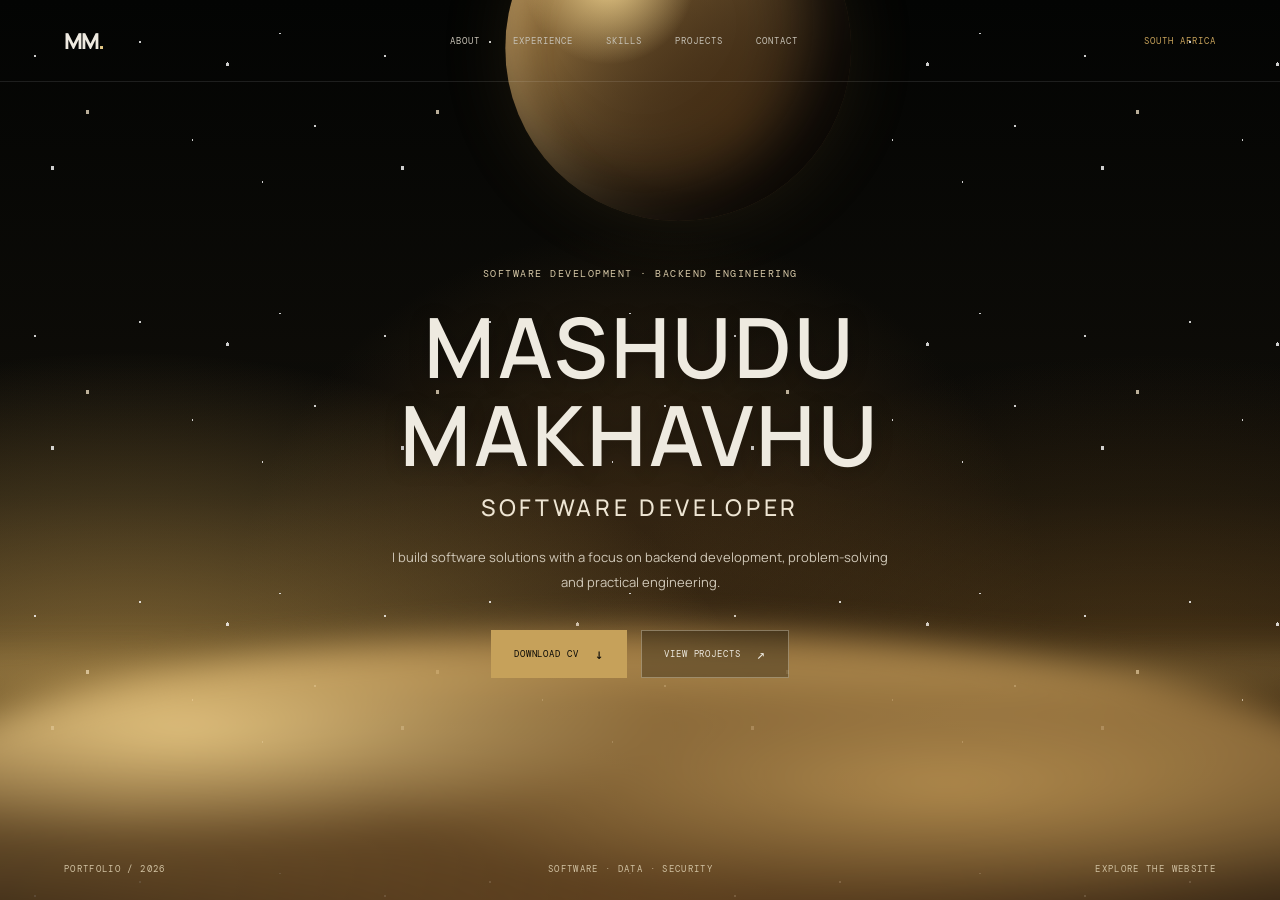
<file: index.html>
<!DOCTYPE html>
<html lang="en">
<head>
    <meta charset="UTF-8">
    <meta name="viewport" content="width=device-width, initial-scale=1.0">
    <meta name="theme-color" content="#080806">
    <meta name="description" content="Mashudu Makhavhu — Software Developer focused on backend development, software engineering and data-driven solutions.">
    <title>Mashudu Makhavhu | Software Developer</title>

    <link rel="preconnect" href="https://fonts.googleapis.com">
    <link rel="preconnect" href="https://fonts.gstatic.com" crossorigin>
    <link href="https://fonts.googleapis.com/css2?family=DM+Mono:wght@400;500&family=Manrope:wght@400;500;600;700;800&display=swap" rel="stylesheet">

    <link rel="stylesheet" href="css/style.css">
    <script src="js/script.js" defer></script>
</head>
<body class="home-page">

<header class="site-header">
    <a href="index.html" class="logo">MM<span>.</span></a>

    <button class="menu-toggle" aria-label="Open navigation" aria-expanded="false">
        <span></span><span></span>
    </button>

    <nav class="navigation">
        <a href="about.html">ABOUT</a>
        <a href="experience.html">EXPERIENCE</a>
        <a href="capabilities.html">SKILLS</a>
        <a href="projects.html">PROJECTS</a>
        <a href="contact.html">CONTACT</a>
    </nav>

    <span class="header-location">SOUTH AFRICA</span>
</header>

<main>
    <section class="hero">

        <div class="stars"></div>
        <div class="planet"></div>
        <div class="horizon"></div>

        <div class="hero-content">

            <p class="hero-overline">
                SOFTWARE DEVELOPMENT · BACKEND ENGINEERING
            </p>

            <h1>MASHUDU<br>MAKHAVHU</h1>

            <p class="hero-role">SOFTWARE DEVELOPER</p>

            <p class="hero-description">
                I build software solutions with a focus on backend
                development, problem-solving and practical engineering.
            </p>

            <div class="hero-actions">

                <a href="assets/Mashudu-Makhavhu-CV.pdf"
                   class="hero-button hero-button-primary"
                   download="Mashudu-Makhavhu-CV.pdf">
                    DOWNLOAD CV <span>↓</span>
                </a>

                <a href="projects.html"
                   class="hero-button hero-button-secondary">
                    VIEW PROJECTS <span>↗</span>
                </a>

            </div>
        </div>

        <div class="hero-bottom">
            <span>PORTFOLIO / 2026</span>
            <span>SOFTWARE · DATA · SECURITY</span>
            <span>EXPLORE THE WEBSITE</span>
        </div>

    </section>
</main>

</body>
</html>
</file>
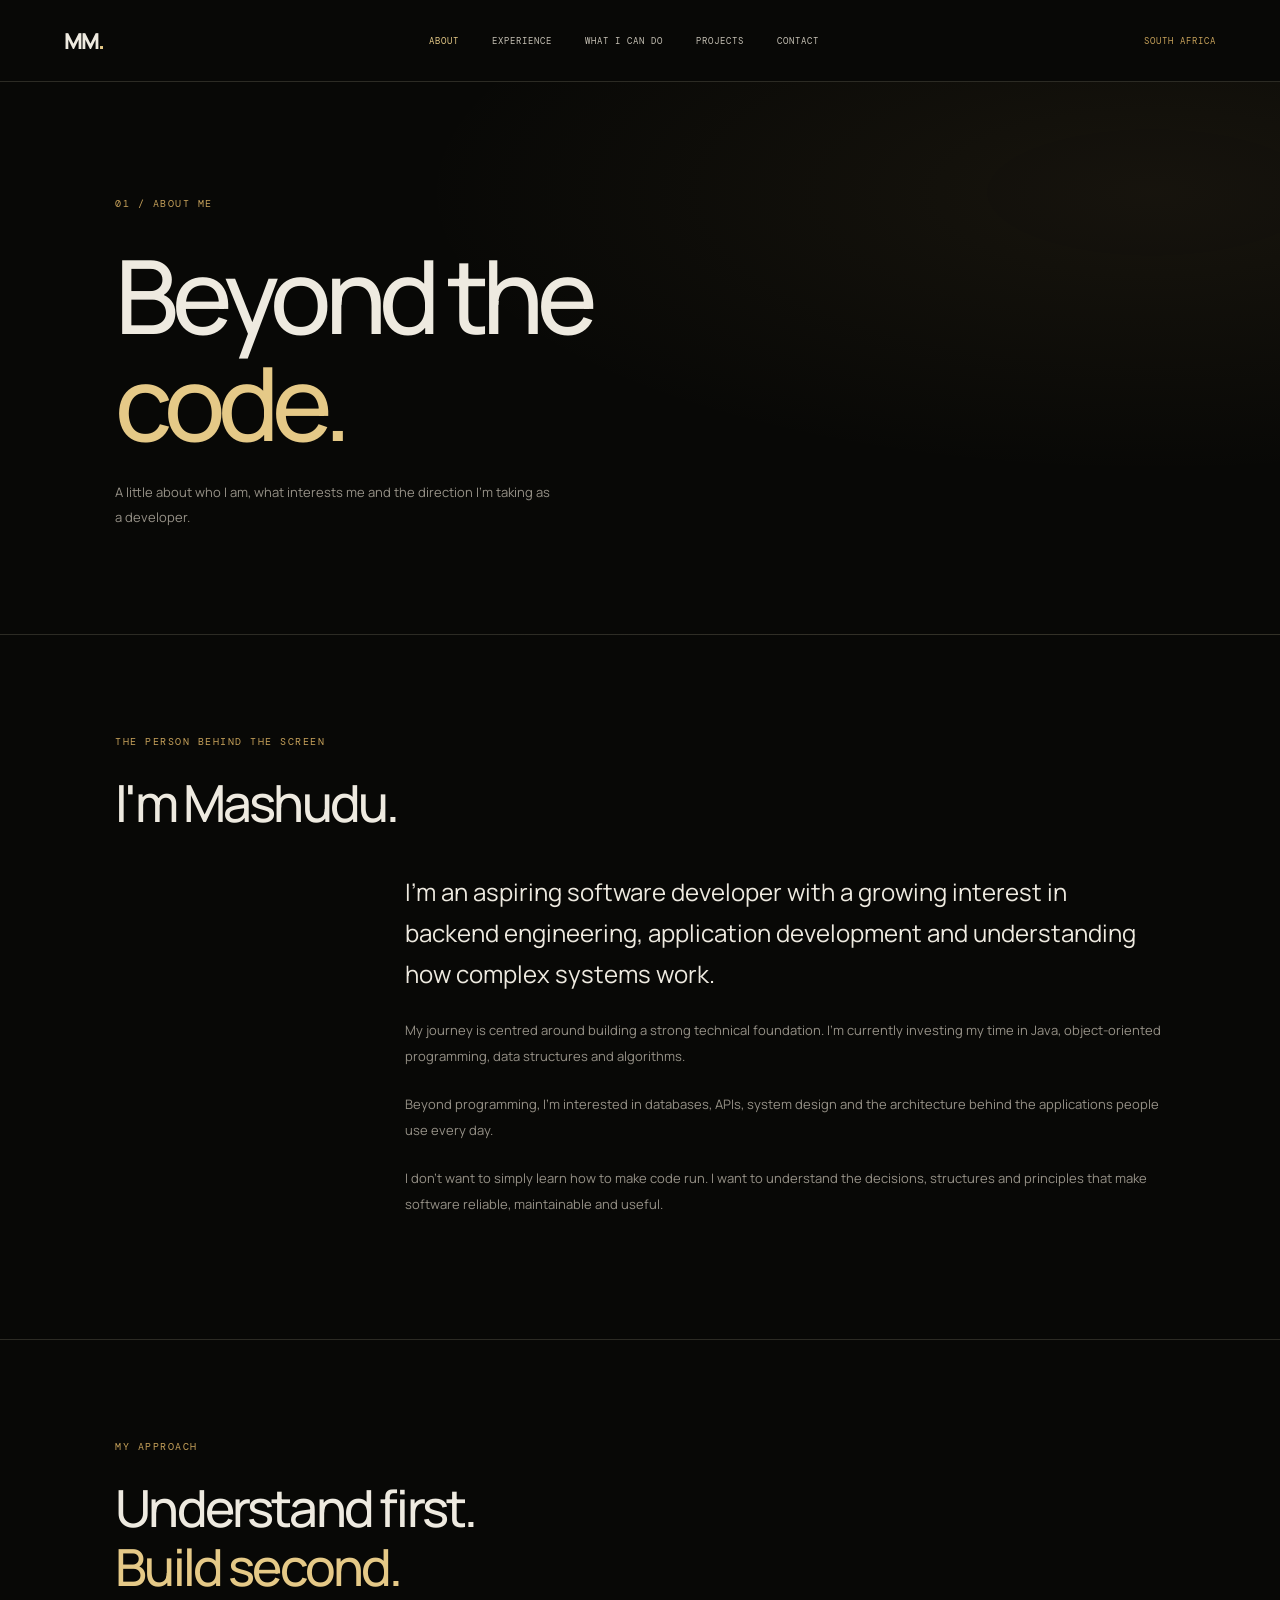
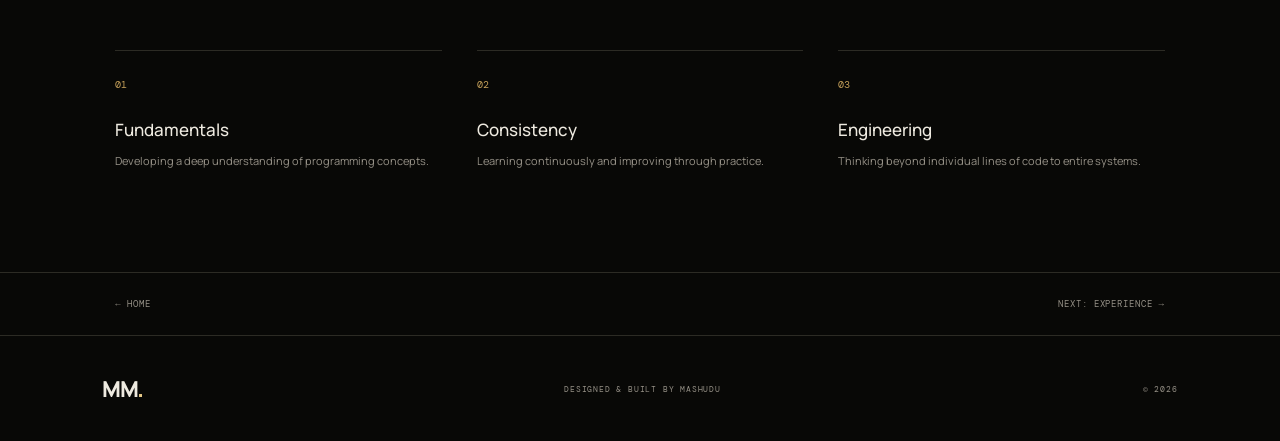
<file: about.html>
<!DOCTYPE html>
<html lang="en">
<head>
    <meta charset="UTF-8">
    <meta name="viewport" content="width=device-width, initial-scale=1.0">
    <meta name="theme-color" content="#080806">
    <title>About | Mashudu Makhavhu</title>

    <link rel="preconnect" href="https://fonts.googleapis.com">
    <link rel="preconnect" href="https://fonts.gstatic.com" crossorigin>
    <link href="https://fonts.googleapis.com/css2?family=DM+Mono:wght@400;500&family=Manrope:wght@400;500;600;700;800&display=swap" rel="stylesheet">

    <link rel="stylesheet" href="css/style.css">
    <script src="js/script.js" defer></script>
</head>
<body>

<header class="site-header">
    <a href="index.html" class="logo">MM<span>.</span></a>

    <button class="menu-toggle" aria-label="Open navigation" aria-expanded="false">
        <span></span><span></span>
    </button>

    <nav class="navigation">
        <a href="about.html" aria-current="page">ABOUT</a>
        <a href="experience.html">EXPERIENCE</a>
        <a href="capabilities.html">WHAT I CAN DO</a>
        <a href="projects.html">PROJECTS</a>
        <a href="contact.html">CONTACT</a>
    </nav>

    <span class="header-location">SOUTH AFRICA</span>
</header>

<main class="inner-page">

    <section class="page-intro">
        <p class="eyebrow">01 / ABOUT ME</p>
        <h1>Beyond the<br><span>code.</span></h1>
        <p class="intro-description">
            A little about who I am, what interests me
            and the direction I'm taking as a developer.
        </p>
    </section>

    <section class="content-section about-content">

        <div class="content-heading">
            <p class="eyebrow">THE PERSON BEHIND THE SCREEN</p>
            <h2>I'm Mashudu.</h2>
        </div>

        <div class="content-body">
            <p class="large-copy">
                I'm an aspiring software developer with a
                growing interest in backend engineering,
                application development and understanding
                how complex systems work.
            </p>

            <p>
                My journey is centred around building a
                strong technical foundation. I'm currently
                investing my time in Java, object-oriented
                programming, data structures and algorithms.
            </p>

            <p>
                Beyond programming, I'm interested in databases,
                APIs, system design and the architecture behind
                the applications people use every day.
            </p>

            <p>
                I don't want to simply learn how to make code
                run. I want to understand the decisions,
                structures and principles that make software
                reliable, maintainable and useful.
            </p>
        </div>

    </section>

    <section class="content-section philosophy">

        <p class="eyebrow">MY APPROACH</p>
        <h2>Understand first.<br><span>Build second.</span></h2>

        <div class="principle-grid">

            <article>
                <span>01</span>
                <h3>Fundamentals</h3>
                <p>Developing a deep understanding of programming concepts.</p>
            </article>

            <article>
                <span>02</span>
                <h3>Consistency</h3>
                <p>Learning continuously and improving through practice.</p>
            </article>

            <article>
                <span>03</span>
                <h3>Engineering</h3>
                <p>Thinking beyond individual lines of code to entire systems.</p>
            </article>

        </div>
    </section>

    <div class="page-navigation">
        <a href="index.html">← HOME</a>
        <a href="experience.html">NEXT: EXPERIENCE →</a>
    </div>

</main>

<footer class="site-footer">
    <a href="index.html" class="logo">MM<span>.</span></a>
    <p>DESIGNED & BUILT BY MASHUDU</p>
    <span>© <span class="year"></span></span>
</footer>

</body>
</html>
</file>
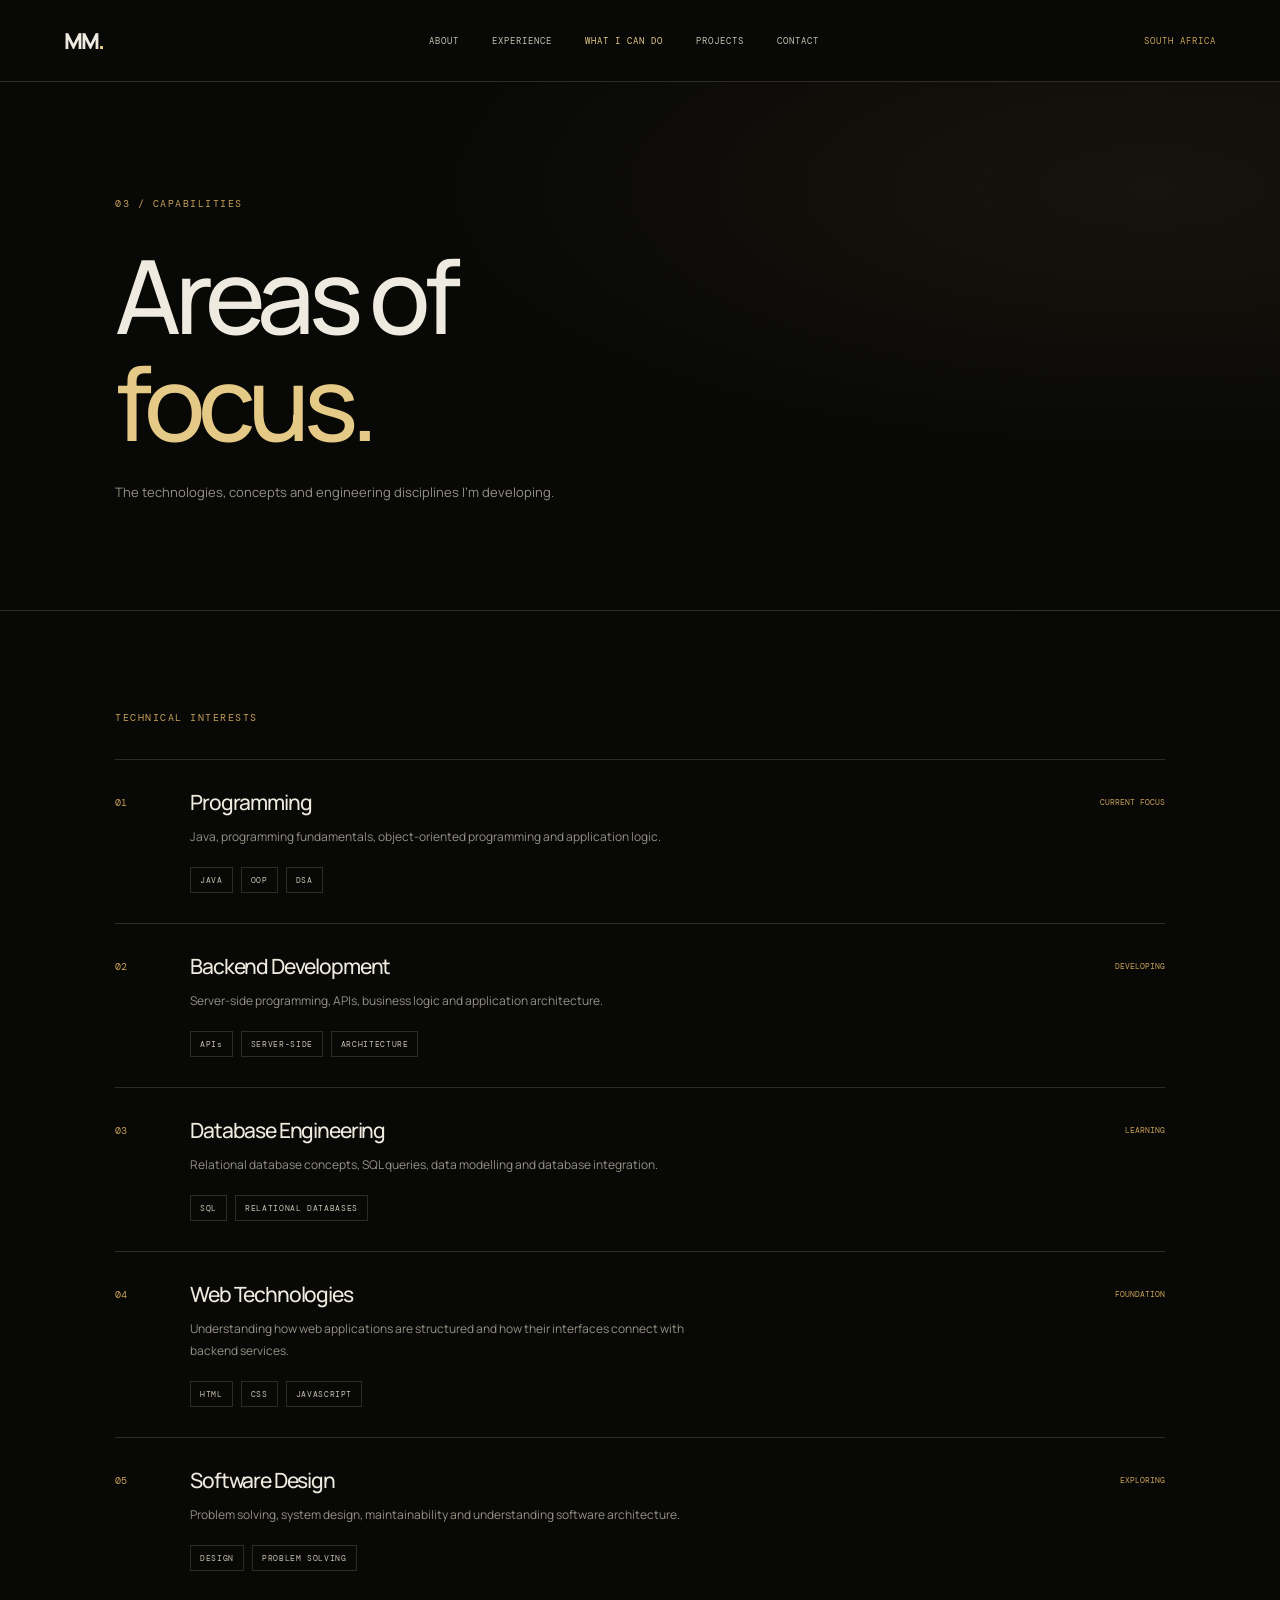
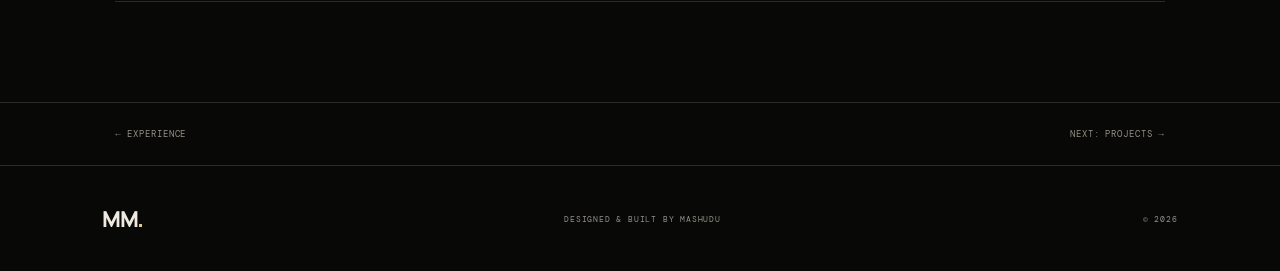
<file: capabilities.html>
<!DOCTYPE html>
<html lang="en">
<head>
    <meta charset="UTF-8">
    <meta name="viewport" content="width=device-width, initial-scale=1.0">
    <meta name="theme-color" content="#080806">
    <title>Capabilities | Mashudu Makhavhu</title>

    <link href="https://fonts.googleapis.com/css2?family=DM+Mono:wght@400;500&family=Manrope:wght@400;500;600;700;800&display=swap" rel="stylesheet">

    <link rel="stylesheet" href="css/style.css">
    <script src="js/script.js" defer></script>
</head>
<body>

<header class="site-header">
    <a href="index.html" class="logo">MM<span>.</span></a>

    <button class="menu-toggle" aria-label="Open navigation" aria-expanded="false">
        <span></span><span></span>
    </button>

    <nav class="navigation">
        <a href="about.html">ABOUT</a>
        <a href="experience.html">EXPERIENCE</a>
        <a href="capabilities.html" aria-current="page">WHAT I CAN DO</a>
        <a href="projects.html">PROJECTS</a>
        <a href="contact.html">CONTACT</a>
    </nav>

    <span class="header-location">SOUTH AFRICA</span>
</header>

<main class="inner-page">

    <section class="page-intro">
        <p class="eyebrow">03 / CAPABILITIES</p>
        <h1>Areas of<br><span>focus.</span></h1>
        <p class="intro-description">
            The technologies, concepts and engineering
            disciplines I'm developing.
        </p>
    </section>

    <section class="content-section">

        <p class="eyebrow">TECHNICAL INTERESTS</p>

        <div class="capability-detail-list">

            <article class="capability-detail">
                <span class="detail-number">01</span>
                <div>
                    <h2>Programming</h2>
                    <p>
                        Java, programming fundamentals,
                        object-oriented programming and
                        application logic.
                    </p>
                    <div class="detail-tags">
                        <span>JAVA</span>
                        <span>OOP</span>
                        <span>DSA</span>
                    </div>
                </div>
                <span class="detail-status">CURRENT FOCUS</span>
            </article>

            <article class="capability-detail">
                <span class="detail-number">02</span>
                <div>
                    <h2>Backend Development</h2>
                    <p>
                        Server-side programming, APIs,
                        business logic and application architecture.
                    </p>
                    <div class="detail-tags">
                        <span>APIs</span>
                        <span>SERVER-SIDE</span>
                        <span>ARCHITECTURE</span>
                    </div>
                </div>
                <span class="detail-status">DEVELOPING</span>
            </article>

            <article class="capability-detail">
                <span class="detail-number">03</span>
                <div>
                    <h2>Database Engineering</h2>
                    <p>
                        Relational database concepts,
                        SQL queries, data modelling
                        and database integration.
                    </p>
                    <div class="detail-tags">
                        <span>SQL</span>
                        <span>RELATIONAL DATABASES</span>
                    </div>
                </div>
                <span class="detail-status">LEARNING</span>
            </article>

            <article class="capability-detail">
                <span class="detail-number">04</span>
                <div>
                    <h2>Web Technologies</h2>
                    <p>
                        Understanding how web applications
                        are structured and how their interfaces
                        connect with backend services.
                    </p>
                    <div class="detail-tags">
                        <span>HTML</span>
                        <span>CSS</span>
                        <span>JAVASCRIPT</span>
                    </div>
                </div>
                <span class="detail-status">FOUNDATION</span>
            </article>

            <article class="capability-detail">
                <span class="detail-number">05</span>
                <div>
                    <h2>Software Design</h2>
                    <p>
                        Problem solving, system design,
                        maintainability and understanding
                        software architecture.
                    </p>
                    <div class="detail-tags">
                        <span>DESIGN</span>
                        <span>PROBLEM SOLVING</span>
                    </div>
                </div>
                <span class="detail-status">EXPLORING</span>
            </article>

        </div>

    </section>

    <div class="page-navigation">
        <a href="experience.html">← EXPERIENCE</a>
        <a href="projects.html">NEXT: PROJECTS →</a>
    </div>

</main>

<footer class="site-footer">
    <a href="index.html" class="logo">MM<span>.</span></a>
    <p>DESIGNED & BUILT BY MASHUDU</p>
    <span>© <span class="year"></span></span>
</footer>

</body>
</html>
</file>
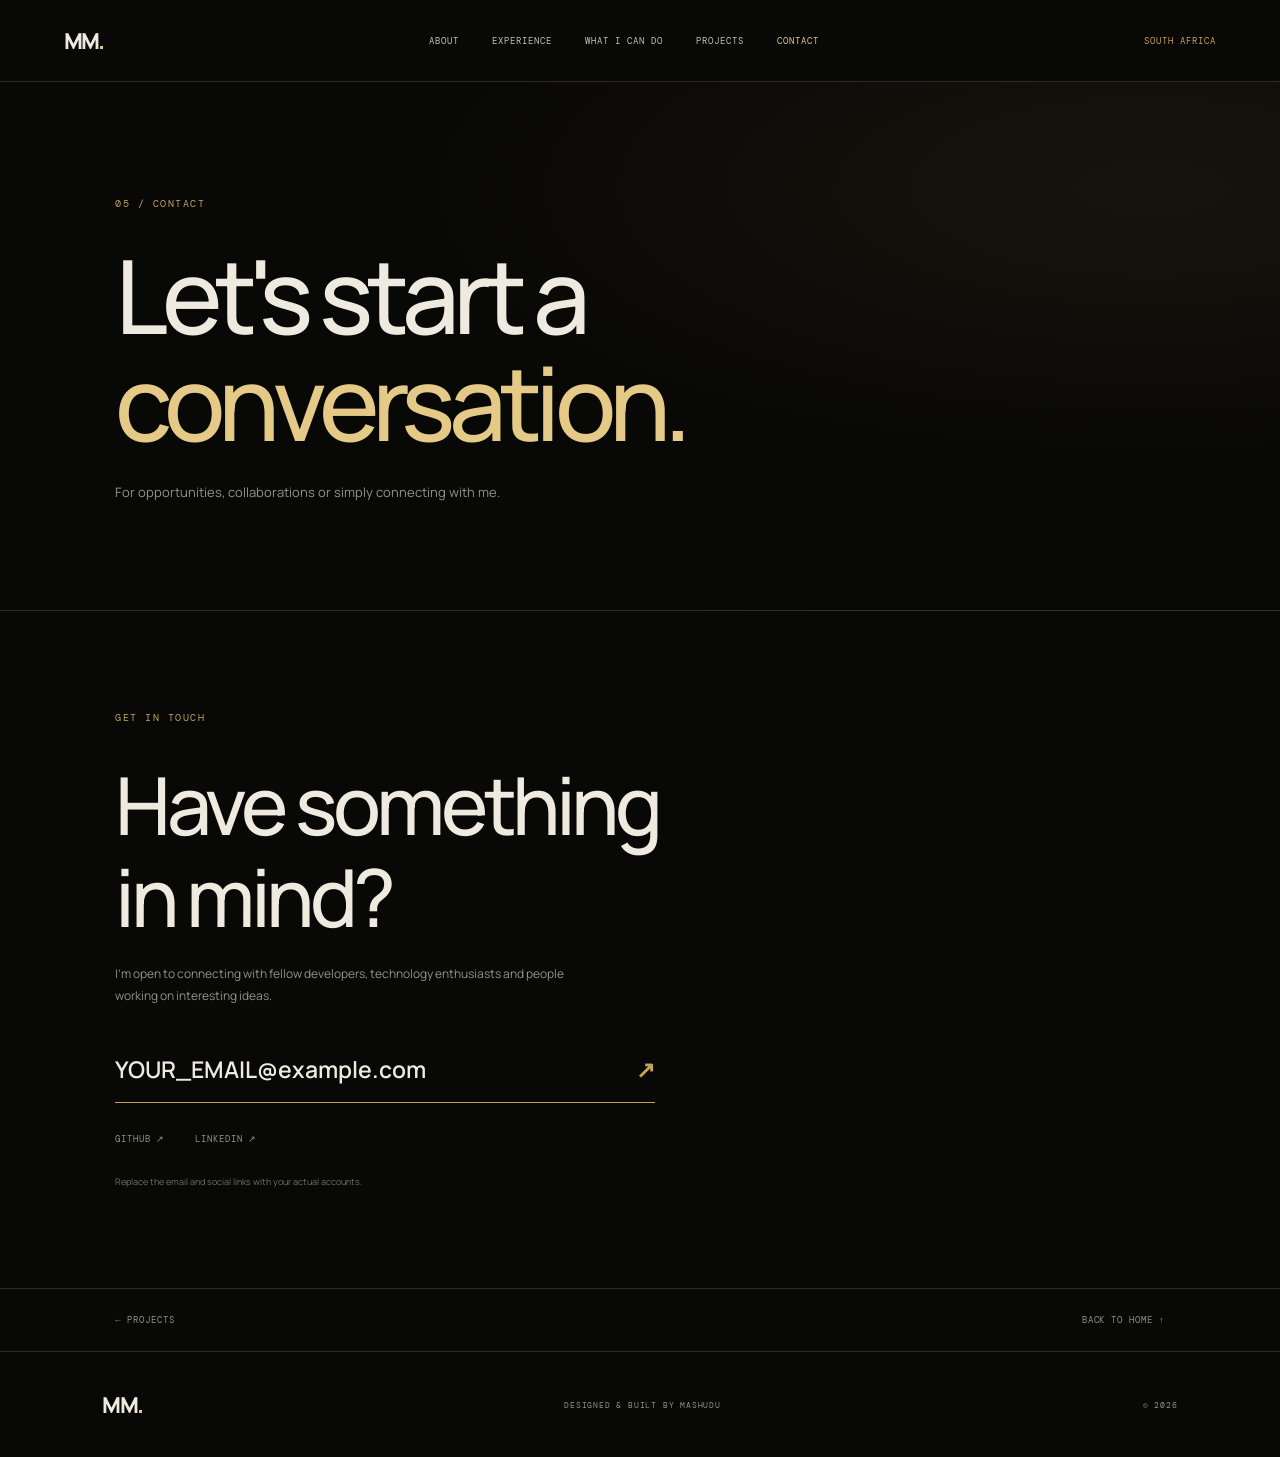
<file: contact.html>
<!DOCTYPE html>
<html lang="en">
<head>
    <meta charset="UTF-8">
    <meta name="viewport" content="width=device-width, initial-scale=1.0">
    <meta name="theme-color" content="#080806">
    <title>Contact | Mashudu Makhavhu</title>

    <link href="https://fonts.googleapis.com/css2?family=DM+Mono:wght@400;500&family=Manrope:wght@400;500;600;700;800&display=swap" rel="stylesheet">

    <link rel="stylesheet" href="css/style.css">
    <script src="js/script.js" defer></script>
</head>
<body>

<header class="site-header">
    <a href="index.html" class="logo">MM<span>.</span></a>

    <button class="menu-toggle" aria-label="Open navigation" aria-expanded="false">
        <span></span><span></span>
    </button>

    <nav class="navigation">
        <a href="about.html">ABOUT</a>
        <a href="experience.html">EXPERIENCE</a>
        <a href="capabilities.html">WHAT I CAN DO</a>
        <a href="projects.html">PROJECTS</a>
        <a href="contact.html" aria-current="page">CONTACT</a>
    </nav>

    <span class="header-location">SOUTH AFRICA</span>
</header>

<main class="inner-page">

    <section class="page-intro">
        <p class="eyebrow">05 / CONTACT</p>
        <h1>Let's start a<br><span>conversation.</span></h1>
        <p class="intro-description">
            For opportunities, collaborations
            or simply connecting with me.
        </p>
    </section>

    <section class="content-section contact-content">

        <p class="eyebrow">GET IN TOUCH</p>

        <h2>
            Have something<br>
            in mind?
        </h2>

        <p>
            I'm open to connecting with fellow developers,
            technology enthusiasts and people working
            on interesting ideas.
        </p>

        <a class="contact-email" href="mailto:YOUR_EMAIL@example.com">
            YOUR_EMAIL@example.com <span>↗</span>
        </a>

        <div class="contact-socials">

            <a href="https://github.com/YOUR_USERNAME"
               target="_blank" rel="noopener noreferrer">
                GITHUB ↗
            </a>

            <a href="https://www.linkedin.com/in/YOUR_USERNAME/"
               target="_blank" rel="noopener noreferrer">
                LINKEDIN ↗
            </a>

        </div>

        <p class="placeholder-note">
            Replace the email and social links with your actual accounts.
        </p>

    </section>

    <div class="page-navigation">
        <a href="projects.html">← PROJECTS</a>
        <a href="index.html">BACK TO HOME ↑</a>
    </div>

</main>

<footer class="site-footer">
    <a href="index.html" class="logo">MM<span>.</span></a>
    <p>DESIGNED & BUILT BY MASHUDU</p>
    <span>© <span class="year"></span></span>
</footer>

</body>
</html>
</file>
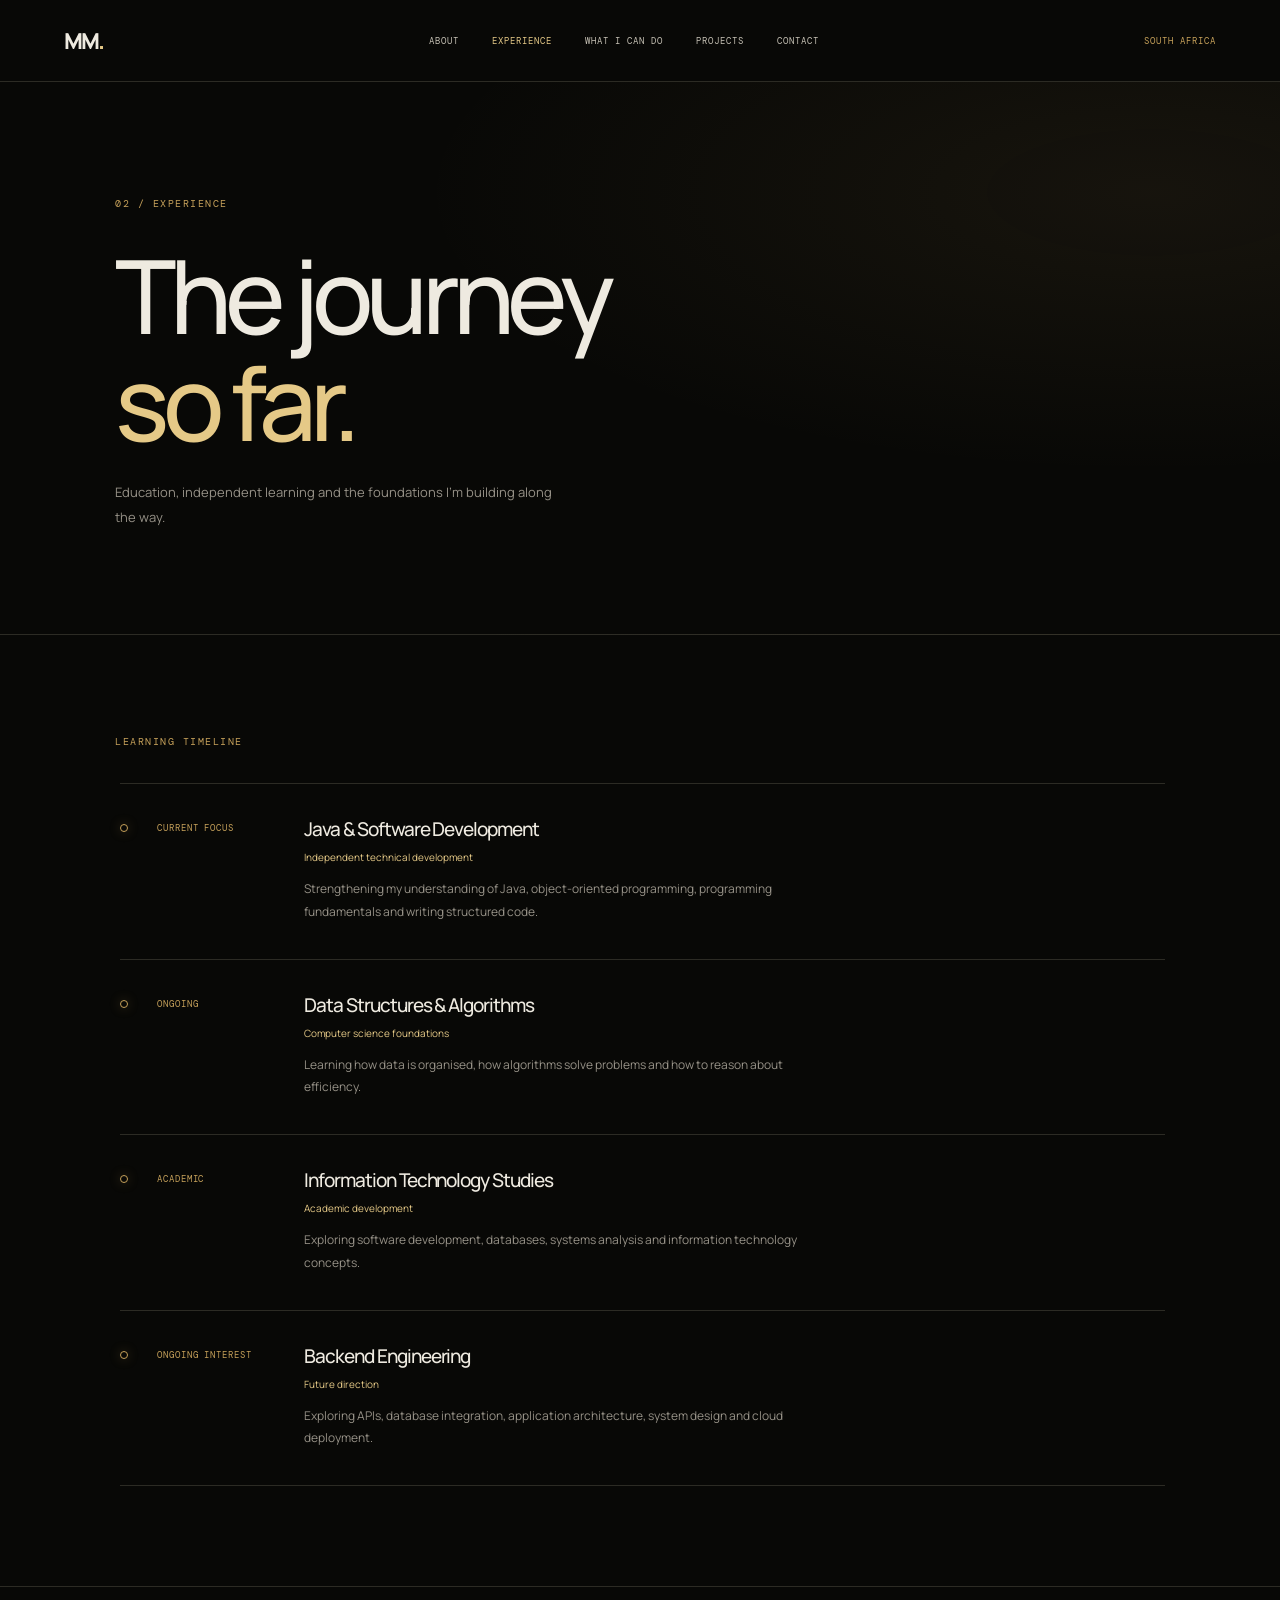
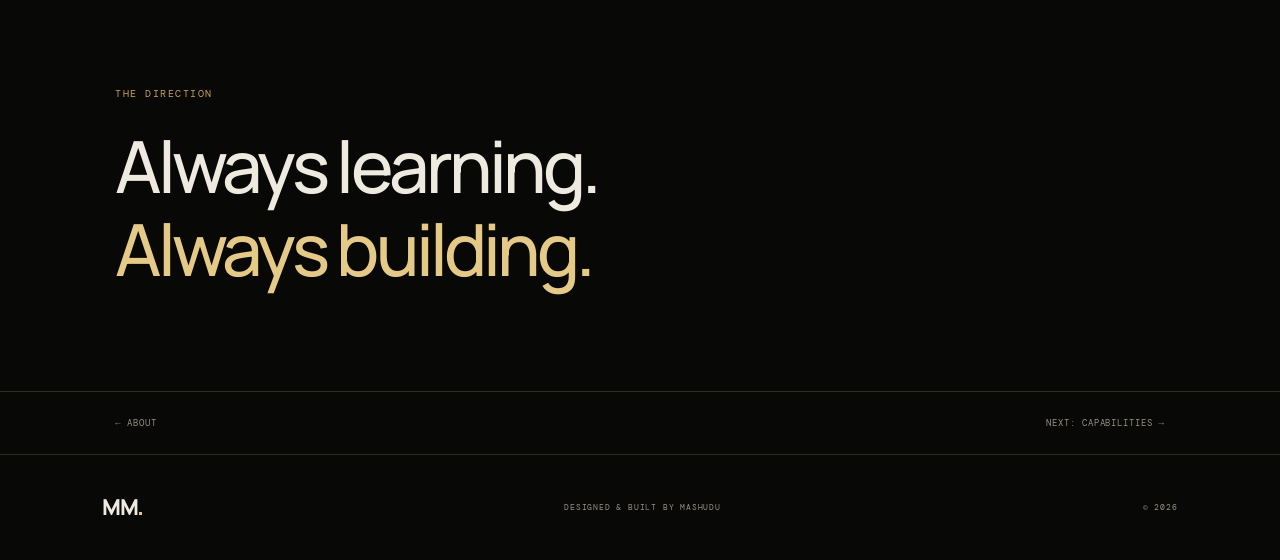
<file: experience.html>
<!DOCTYPE html>
<html lang="en">
<head>
    <meta charset="UTF-8">
    <meta name="viewport" content="width=device-width, initial-scale=1.0">
    <meta name="theme-color" content="#080806">
    <title>Experience | Mashudu Makhavhu</title>

    <link href="https://fonts.googleapis.com/css2?family=DM+Mono:wght@400;500&family=Manrope:wght@400;500;600;700;800&display=swap" rel="stylesheet">

    <link rel="stylesheet" href="css/style.css">
    <script src="js/script.js" defer></script>
</head>
<body>

<header class="site-header">
    <a href="index.html" class="logo">MM<span>.</span></a>

    <button class="menu-toggle" aria-label="Open navigation" aria-expanded="false">
        <span></span><span></span>
    </button>

    <nav class="navigation">
        <a href="about.html">ABOUT</a>
        <a href="experience.html" aria-current="page">EXPERIENCE</a>
        <a href="capabilities.html">WHAT I CAN DO</a>
        <a href="projects.html">PROJECTS</a>
        <a href="contact.html">CONTACT</a>
    </nav>

    <span class="header-location">SOUTH AFRICA</span>
</header>

<main class="inner-page">

    <section class="page-intro">
        <p class="eyebrow">02 / EXPERIENCE</p>
        <h1>The journey<br><span>so far.</span></h1>
        <p class="intro-description">
            Education, independent learning and the
            foundations I'm building along the way.
        </p>
    </section>

    <section class="content-section">

        <p class="eyebrow">LEARNING TIMELINE</p>

        <div class="timeline">

            <article class="timeline-item">
                <div class="timeline-marker"></div>

                <div class="timeline-date">CURRENT FOCUS</div>

                <div class="timeline-content">
                    <h2>Java & Software Development</h2>
                    <p class="timeline-subtitle">Independent technical development</p>
                    <p>
                        Strengthening my understanding of Java,
                        object-oriented programming, programming
                        fundamentals and writing structured code.
                    </p>
                </div>
            </article>

            <article class="timeline-item">
                <div class="timeline-marker"></div>

                <div class="timeline-date">ONGOING</div>

                <div class="timeline-content">
                    <h2>Data Structures & Algorithms</h2>
                    <p class="timeline-subtitle">Computer science foundations</p>
                    <p>
                        Learning how data is organised, how
                        algorithms solve problems and how
                        to reason about efficiency.
                    </p>
                </div>
            </article>

            <article class="timeline-item">
                <div class="timeline-marker"></div>

                <div class="timeline-date">ACADEMIC</div>

                <div class="timeline-content">
                    <h2>Information Technology Studies</h2>
                    <p class="timeline-subtitle">Academic development</p>
                    <p>
                        Exploring software development,
                        databases, systems analysis and
                        information technology concepts.
                    </p>
                </div>
            </article>

            <article class="timeline-item">
                <div class="timeline-marker"></div>

                <div class="timeline-date">ONGOING INTEREST</div>

                <div class="timeline-content">
                    <h2>Backend Engineering</h2>
                    <p class="timeline-subtitle">Future direction</p>
                    <p>
                        Exploring APIs, database integration,
                        application architecture, system design
                        and cloud deployment.
                    </p>
                </div>
            </article>

        </div>

    </section>

    <section class="content-section statement">
        <p class="eyebrow">THE DIRECTION</p>
        <h2>Always learning.<br><span>Always building.</span></h2>
    </section>

    <div class="page-navigation">
        <a href="about.html">← ABOUT</a>
        <a href="capabilities.html">NEXT: CAPABILITIES →</a>
    </div>

</main>

<footer class="site-footer">
    <a href="index.html" class="logo">MM<span>.</span></a>
    <p>DESIGNED & BUILT BY MASHUDU</p>
    <span>© <span class="year"></span></span>
</footer>

</body>
</html>
</file>
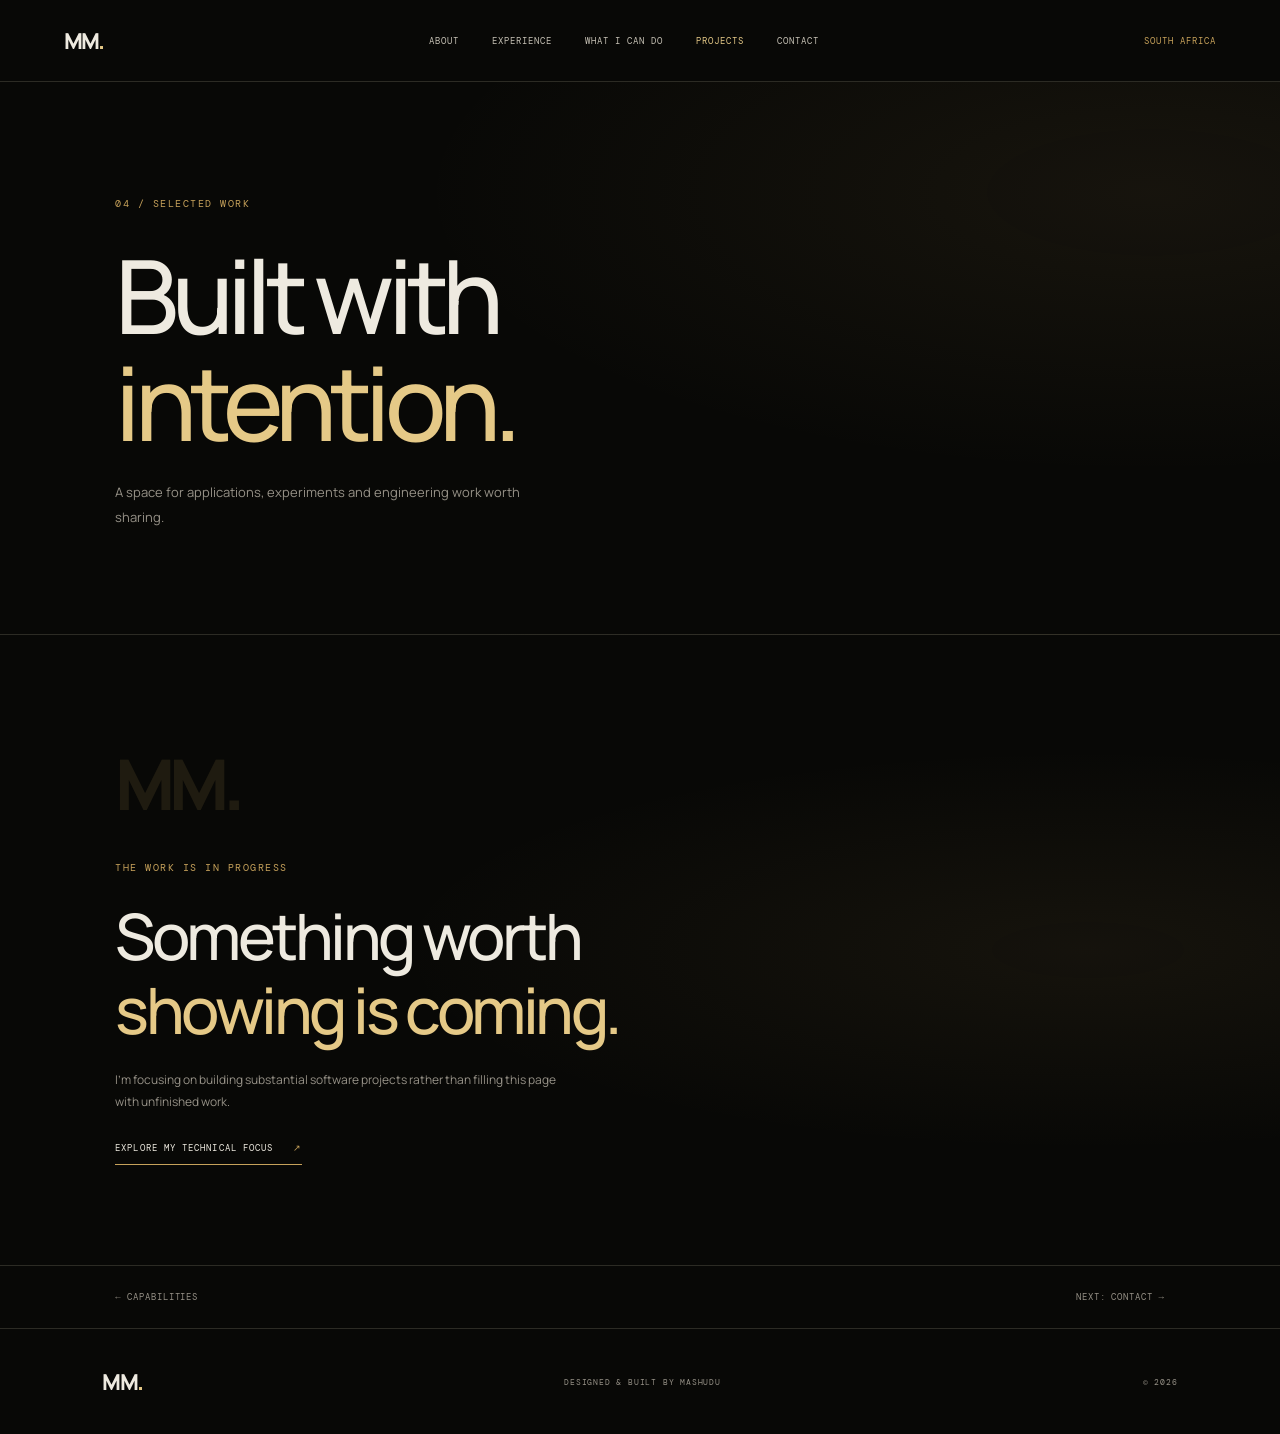
<file: projects.html>
<!DOCTYPE html>
<html lang="en">
<head>
    <meta charset="UTF-8">
    <meta name="viewport" content="width=device-width, initial-scale=1.0">
    <meta name="theme-color" content="#080806">
    <title>Projects | Mashudu Makhavhu</title>

    <link href="https://fonts.googleapis.com/css2?family=DM+Mono:wght@400;500&family=Manrope:wght@400;500;600;700;800&display=swap" rel="stylesheet">

    <link rel="stylesheet" href="css/style.css">
    <script src="js/script.js" defer></script>
</head>
<body>

<header class="site-header">
    <a href="index.html" class="logo">MM<span>.</span></a>

    <button class="menu-toggle" aria-label="Open navigation" aria-expanded="false">
        <span></span><span></span>
    </button>

    <nav class="navigation">
        <a href="about.html">ABOUT</a>
        <a href="experience.html">EXPERIENCE</a>
        <a href="capabilities.html">WHAT I CAN DO</a>
        <a href="projects.html" aria-current="page">PROJECTS</a>
        <a href="contact.html">CONTACT</a>
    </nav>

    <span class="header-location">SOUTH AFRICA</span>
</header>

<main class="inner-page">

    <section class="page-intro">
        <p class="eyebrow">04 / SELECTED WORK</p>
        <h1>Built with<br><span>intention.</span></h1>
        <p class="intro-description">
            A space for applications, experiments
            and engineering work worth sharing.
        </p>
    </section>

    <section class="content-section project-empty">

        <div class="empty-mark">MM.</div>

        <p class="eyebrow">THE WORK IS IN PROGRESS</p>

        <h2>
            Something worth<br>
            <span>showing is coming.</span>
        </h2>

        <p>
            I'm focusing on building substantial software
            projects rather than filling this page with
            unfinished work.
        </p>

        <a href="capabilities.html" class="line-link">
            EXPLORE MY TECHNICAL FOCUS <span>↗</span>
        </a>

    </section>

    <div class="page-navigation">
        <a href="capabilities.html">← CAPABILITIES</a>
        <a href="contact.html">NEXT: CONTACT →</a>
    </div>

</main>

<footer class="site-footer">
    <a href="index.html" class="logo">MM<span>.</span></a>
    <p>DESIGNED & BUILT BY MASHUDU</p>
    <span>© <span class="year"></span></span>
</footer>

</body>
</html>
</file>
<file: css/style.css>
:root {
    --black: #080806;
    --surface: #100f0b;
    --gold: #c6a15a;
    --gold-light: #e5c987;
    --white: #eeeae0;
    --muted: #969187;
    --line: rgba(230,220,195,.16);
    --font: 'Manrope', sans-serif;
    --mono: 'DM Mono', monospace;
}

* {
    box-sizing: border-box;
    margin: 0;
    padding: 0;
}

html {
    scroll-behavior: smooth;
    scroll-padding-top: 90px;
}

body {
    background: var(--black);
    color: var(--white);
    font-family: var(--font);
    overflow-x: hidden;
    min-width: 0;
}

a {
    color: inherit;
    text-decoration: none;
}

button {
    font: inherit;
}

::selection {
    background: var(--gold);
    color: var(--black);
}


/* HEADER */

.site-header {
    position: relative;
    z-index: 20;
    width: 100%;
    min-height: 82px;
    padding: 0 5%;
    display: flex;
    align-items: center;
    justify-content: space-between;
    border-bottom: 1px solid var(--line);
    background: var(--black);
}

.home-page .site-header {
    position: absolute;
    top: 0;
    left: 0;
    background: transparent;
    border-color: rgba(255,255,255,.1);
}

.logo {
    font-size: 22px;
    font-weight: 800;
    letter-spacing: -.08em;
    flex-shrink: 0;
}

.logo span {
    color: var(--gold-light);
}

.navigation {
    display: flex;
    align-items: center;
    gap: clamp(14px, 2.6vw, 35px);
}

.navigation a,
.header-location {
    font: 9px var(--mono);
    letter-spacing: .11em;
    color: #c6c1b5;
    transition: color .2s;
    white-space: nowrap;
}

.navigation a:hover,
.navigation a[aria-current="page"] {
    color: var(--gold-light);
}

.header-location {
    color: var(--gold);
}


/* MOBILE MENU BUTTON */

.menu-toggle {
    display: none;
    border: 0;
    background: transparent;
    cursor: pointer;
    padding: 10px;
    flex-direction: column;
    gap: 6px;
}

.menu-toggle span {
    display: block;
    width: 23px;
    height: 1px;
    background: var(--white);
    transition: transform .2s;
}

.menu-toggle[aria-expanded="true"] span:first-child {
    transform: translateY(3.5px) rotate(45deg);
}

.menu-toggle[aria-expanded="true"] span:last-child {
    transform: translateY(-3.5px) rotate(-45deg);
}


/* CINEMATIC HOMEPAGE */

.hero {
    position: relative;
    min-height: 100svh;
    min-height: 100vh;
    height: 760px;
    max-height: 1050px;
    overflow: hidden;
    isolation: isolate;
    display: flex;
    justify-content: center;
    align-items: center;
    background:
        radial-gradient(ellipse at 50% 70%, #493318, transparent 45%),
        linear-gradient(180deg, #030403, #100e09 55%, #5d421d);
}

.hero::before {
    content: "";
    position: absolute;
    inset: 0;
    z-index: -1;
    background:
        radial-gradient(ellipse at 10% 90%, rgba(239,189,96,.65), transparent 40%),
        radial-gradient(ellipse at 90% 85%, rgba(176,121,47,.35), transparent 38%),
        linear-gradient(180deg, transparent 30%, rgba(0,0,0,.1) 55%, #080806 100%);
}


/* STARS */

.stars {
    position: absolute;
    inset: 0;
    opacity: .8;
    background-image:
        radial-gradient(1px 1px at 10% 20%, white 100%, transparent),
        radial-gradient(2px 2px at 25% 40%, #e5d7bd 100%, transparent),
        radial-gradient(1px 1px at 40% 15%, white 100%, transparent),
        radial-gradient(2px 2px at 65% 23%, white 100%, transparent),
        radial-gradient(1px 1px at 80% 12%, white 100%, transparent),
        radial-gradient(1px 1px at 90% 45%, white 100%, transparent),
        radial-gradient(2px 2px at 15% 60%, white 100%, transparent),
        radial-gradient(1px 1px at 55% 50%, white 100%, transparent),
        radial-gradient(1px 1px at 75% 65%, white 100%, transparent);
    background-size: 350px 280px;
    animation: star-drift 100s linear infinite;
}

@keyframes star-drift {
    from { background-position: 0 0; }
    to { background-position: 350px 280px; }
}


/* PLANET */

.planet {
    position: absolute;
    width: clamp(180px, 27vw, 360px);
    height: clamp(180px, 27vw, 360px);
    top: -125px;
    left: 53%;
    transform: translateX(-50%);
    border-radius: 50%;
    background:
        radial-gradient(circle at 30% 30%, #e6c987, transparent 25%),
        radial-gradient(circle at 65% 70%, #473016, transparent 55%),
        linear-gradient(135deg, #b58b4b, #2d2114 75%);
    box-shadow:
        inset -35px -25px 65px #080604,
        inset 15px 5px 30px rgba(255,219,153,.35),
        0 0 70px rgba(193,148,70,.12);
}


/* GOLDEN HORIZON */

.horizon {
    position: absolute;
    width: 120%;
    height: 43%;
    bottom: -13%;
    left: -10%;
    background:
        radial-gradient(ellipse at 20% 25%, #f1d18b, transparent 28%),
        radial-gradient(ellipse at 70% 40%, #c59b57, transparent 38%),
        radial-gradient(ellipse at 50% 80%, #6b4822, transparent 60%),
        linear-gradient(180deg, #b48b4d, #302011 80%);
    filter: blur(17px);
    border-radius: 50% 50% 0 0;
    opacity: .85;
}

.horizon::before {
    content: "";
    position: absolute;
    top: 10%;
    width: 100%;
    height: 2px;
    background: rgba(255,231,174,.85);
    box-shadow: 0 0 30px 10px rgba(244,194,104,.4);
}


/* HERO TEXT */

.hero-content {
    position: relative;
    z-index: 3;
    text-align: center;
    margin-top: 45px;
    padding: 20px;
}

.hero-overline,
.hero-bottom,
.hero-discover {
    font-family: var(--mono);
    letter-spacing: .15em;
}

.hero-overline {
    font-size: 10px;
    color: #d5c7a6;
    margin-bottom: 23px;
}

.hero-content h1 {
    font-size: clamp(38px, 6.5vw, 86px);
    line-height: 1.05;
    letter-spacing: .035em;
    font-weight: 600;
    text-shadow: 0 3px 20px rgba(0,0,0,.3);
}

.hero-role {
    font-size: clamp(13px, 2vw, 23px);
    font-weight: 500;
    letter-spacing: .16em;
    margin-top: 13px;
    color: #eee5d3;
}

.hero-discover {
    display: inline-flex;
    align-items: center;
    gap: 17px;
    margin-top: 48px;
    padding: 12px 0;
    border-bottom: 1px solid var(--gold);
    font-size: 9px;
    transition: gap .25s;
}

.hero-discover:hover {
    gap: 27px;
}

.hero-discover span {
    color: var(--gold-light);
    font-size: 16px;
}

.hero-bottom {
    position: absolute;
    z-index: 4;
    bottom: 25px;
    left: 5%;
    right: 5%;
    display: flex;
    justify-content: space-between;
    gap: 15px;
    font-size: 9px;
    color: #d1c2a3;
}


/* INTERIOR PAGES */

.inner-page {
    width: 100%;
}

.page-intro {
    padding: 115px 9% 105px;
    border-bottom: 1px solid var(--line);
    background:
        radial-gradient(ellipse at 90% 20%, rgba(198,161,90,.08), transparent 45%),
        var(--black);
}

.eyebrow {
    font: 10px var(--mono);
    color: var(--gold);
    letter-spacing: .15em;
}

.page-intro .eyebrow {
    margin-bottom: 32px;
}

.page-intro h1 {
    font-size: clamp(55px, 8vw, 105px);
    line-height: 1.04;
    letter-spacing: -.065em;
    font-weight: 500;
}

.page-intro h1 span,
.content-section h2 span {
    color: var(--gold-light);
}

.intro-description {
    margin-top: 25px;
    max-width: 440px;
    color: var(--muted);
    font-size: 13px;
    line-height: 1.9;
}


/* CONTENT SECTIONS */

.content-section {
    padding: 100px 9%;
    border-bottom: 1px solid var(--line);
}

.content-heading {
    margin-bottom: 40px;
}

.content-heading .eyebrow,
.content-section > .eyebrow {
    margin-bottom: 25px;
}

.content-heading h2,
.content-section h2 {
    font-size: clamp(32px, 4vw, 52px);
    font-weight: 500;
    letter-spacing: -.055em;
    line-height: 1.15;
}

.content-body {
    max-width: 760px;
    margin-left: auto;
}

.content-body p {
    color: var(--muted);
    font-size: 13px;
    line-height: 2;
    margin-bottom: 22px;
}

.content-body .large-copy {
    color: var(--white);
    font-size: clamp(18px, 2.3vw, 24px);
    line-height: 1.7;
}


/* PRINCIPLES */

.philosophy > h2 {
    margin-bottom: 55px;
}

.principle-grid {
    display: grid;
    grid-template-columns: repeat(3, 1fr);
    gap: 35px;
}

.principle-grid article {
    border-top: 1px solid var(--line);
    padding-top: 20px;
}

.principle-grid article > span {
    font: 10px var(--mono);
    color: var(--gold);
}

.principle-grid h3 {
    font-size: 17px;
    font-weight: 500;
    margin: 25px 0 10px;
}

.principle-grid p {
    font-size: 11px;
    line-height: 1.9;
    color: var(--muted);
}


/* TIMELINE */

.timeline {
    border-top: 1px solid var(--line);
    margin-top: 35px;
    margin-left: 5px;
}

.timeline-item {
    display: grid;
    grid-template-columns: 15px 125px 1fr;
    gap: 22px;
    padding: 35px 0;
    border-bottom: 1px solid var(--line);
    position: relative;
}

.timeline-marker {
    width: 8px;
    height: 8px;
    border: 1px solid var(--gold);
    border-radius: 50%;
    margin-top: 5px;
    background: var(--black);
    box-shadow: 0 0 12px rgba(198,161,90,.25);
}

.timeline-date {
    font: 9px var(--mono);
    color: var(--gold);
    letter-spacing: .1em;
    padding-top: 3px;
}

.timeline-content h2 {
    font-size: 19px;
    font-weight: 500;
    margin-bottom: 9px;
}

.timeline-subtitle {
    font-size: 10px;
    color: var(--gold-light);
    margin-bottom: 14px;
}

.timeline-content > p:last-child {
    max-width: 520px;
    font-size: 12px;
    color: var(--muted);
    line-height: 1.9;
}

.statement h2 {
    font-size: clamp(40px, 6vw, 72px);
}


/* CAPABILITY DETAILS */

.capability-detail-list {
    border-top: 1px solid var(--line);
    margin-top: 35px;
}

.capability-detail {
    display: grid;
    grid-template-columns: 50px 1fr 130px;
    gap: 25px;
    align-items: start;
    padding: 30px 0;
    border-bottom: 1px solid var(--line);
}

.detail-number {
    font: 10px var(--mono);
    color: var(--gold);
    padding-top: 6px;
}

.capability-detail h2 {
    font-size: 21px;
    margin-bottom: 12px;
}

.capability-detail p {
    max-width: 530px;
    color: var(--muted);
    font-size: 12px;
    line-height: 1.9;
    margin-bottom: 18px;
}

.detail-tags {
    display: flex;
    flex-wrap: wrap;
    gap: 8px;
}

.detail-tags span {
    font: 8px var(--mono);
    letter-spacing: .08em;
    color: #c8c1b3;
    border: 1px solid var(--line);
    padding: 7px 9px;
}

.detail-status {
    font: 8px var(--mono);
    color: var(--gold);
    text-align: right;
    padding-top: 7px;
}


/* PROJECT EMPTY STATE */

.project-empty {
    min-height: 430px;
    display: flex;
    flex-direction: column;
    justify-content: center;
    align-items: flex-start;
    background:
        radial-gradient(ellipse at 85% 50%, rgba(198,161,90,.07), transparent 45%);
}

.empty-mark {
    font-size: 70px;
    font-weight: 800;
    letter-spacing: -.09em;
    color: rgba(198,161,90,.12);
    margin-bottom: 30px;
}

.project-empty .eyebrow {
    margin-bottom: 25px;
}

.project-empty h2 {
    font-size: clamp(38px, 5vw, 65px);
}

.project-empty > p:not(.eyebrow) {
    max-width: 450px;
    color: var(--muted);
    font-size: 12px;
    line-height: 1.9;
    margin-top: 22px;
}

.line-link {
    display: inline-flex;
    align-items: center;
    gap: 20px;
    margin-top: 28px;
    padding-bottom: 10px;
    border-bottom: 1px solid var(--gold);
    font: 9px var(--mono);
    letter-spacing: .12em;
}

.line-link span {
    color: var(--gold);
}


/* CONTACT */

.contact-content h2 {
    font-size: clamp(45px, 7vw, 80px);
    margin: 35px 0 20px;
}

.contact-content > p:not(.eyebrow):not(.placeholder-note) {
    max-width: 450px;
    color: var(--muted);
    font-size: 12px;
    line-height: 1.9;
}

.contact-email {
    display: flex;
    align-items: center;
    justify-content: space-between;
    gap: 15px;
    max-width: 540px;
    margin-top: 45px;
    padding-bottom: 17px;
    border-bottom: 1px solid var(--gold);
    font-size: clamp(15px, 2.5vw, 23px);
    font-weight: 600;
    overflow-wrap: anywhere;
}

.contact-email span {
    color: var(--gold);
    flex-shrink: 0;
}

.contact-socials {
    display: flex;
    gap: 30px;
    margin-top: 30px;
}

.contact-socials a {
    font: 9px var(--mono);
    color: var(--muted);
    letter-spacing: .1em;
}

.contact-socials a:hover {
    color: var(--gold);
}

.placeholder-note {
    color: #706d63;
    font-size: 9px;
    margin-top: 30px;
}


/* PAGE TO PAGE NAVIGATION */

.page-navigation {
    padding: 25px 9%;
    display: flex;
    justify-content: space-between;
    gap: 20px;
    border-bottom: 1px solid var(--line);
}

.page-navigation a {
    font: 9px var(--mono);
    color: var(--muted);
    letter-spacing: .1em;
    transition: color .2s;
}

.page-navigation a:hover {
    color: var(--gold);
}


/* FOOTER */

.site-footer {
    min-height: 105px;
    padding: 25px 8%;
    display: flex;
    align-items: center;
    justify-content: space-between;
    gap: 20px;
}

.site-footer p,
.site-footer > span {
    font: 8px var(--mono);
    color: var(--muted);
    letter-spacing: .1em;
}


/* TABLET */

@media (max-width: 950px) {

    .site-header {
        padding: 0 4%;
    }

    .navigation {
        gap: 14px;
    }

    .navigation a,
    .header-location {
        font-size: 8px;
    }

    .page-intro,
    .content-section {
        padding-left: 7%;
        padding-right: 7%;
    }

}


/* MOBILE */

@media (max-width: 680px) {

    html {
        scroll-padding-top: 75px;
    }

    .site-header {
        min-height: 70px;
        padding: 0 22px;
    }

    .logo {
        font-size: 20px;
    }

    .header-location {
        display: none;
    }

    .menu-toggle {
        display: flex;
        position: relative;
        z-index: 22;
    }

    .navigation {
        display: none;
        position: absolute;
        top: 69px;
        left: 0;
        right: 0;
        background: #0b0a07;
        padding: 15px 25px 25px;
        border-bottom: 1px solid var(--line);
        flex-direction: column;
        align-items: stretch;
        gap: 0;
    }

    .navigation.open {
        display: flex;
    }

    .navigation a {
        padding: 16px 0;
        border-bottom: 1px solid var(--line);
        font-size: 10px;
    }

    .navigation a:last-child {
        border-bottom: 0;
    }


    /* MOBILE HOMEPAGE */

    .hero {
        height: 100svh;
        min-height: 620px;
        max-height: 850px;
    }

    .planet {
        width: 205px;
        height: 205px;
        top: 35px;
        left: 65%;
    }

    .horizon {
        width: 150%;
        height: 37%;
        bottom: -7%;
        left: -25%;
        filter: blur(12px);
    }

    .hero-content {
        margin-top: 35px;
        padding: 15px;
    }

    .hero-overline {
        font-size: 8px;
        letter-spacing: .1em;
        margin-bottom: 20px;
    }

    .hero-content h1 {
        font-size: clamp(37px, 10vw, 56px);
        letter-spacing: .015em;
        line-height: 1.12;
    }

    .hero-role {
        font-size: 12px;
        letter-spacing: .12em;
    }

    .hero-discover {
        margin-top: 38px;
        font-size: 8px;
    }

    .hero-bottom {
        left: 20px;
        right: 20px;
        bottom: 20px;
        font-size: 7px;
    }

    .hero-bottom span:nth-child(2) {
        display: none;
    }


    /* MOBILE INTERIOR PAGES */

    .page-intro {
        padding: 90px 24px 75px;
    }

    .page-intro .eyebrow {
        margin-bottom: 27px;
    }

    .page-intro h1 {
        font-size: clamp(53px, 13vw, 76px);
    }

    .intro-description {
        font-size: 12px;
        margin-top: 20px;
    }

    .content-section {
        padding: 75px 24px;
    }

    .content-heading {
        margin-bottom: 30px;
    }

    .content-body {
        margin-left: 0;
    }

    .content-body .large-copy {
        font-size: 18px;
    }

    .content-body p {
        font-size: 12px;
    }


    /* MOBILE PRINCIPLES */

    .principle-grid {
        grid-template-columns: 1fr;
        gap: 25px;
    }

    .principle-grid article {
        padding-top: 15px;
    }

    .principle-grid h3 {
        margin: 13px 0 7px;
    }


    /* MOBILE TIMELINE */

    .timeline-item {
        grid-template-columns: 10px 1fr;
        gap: 12px;
        padding: 25px 0;
    }

    .timeline-marker {
        grid-column: 1;
        grid-row: 1 / span 2;
    }

    .timeline-date {
        grid-column: 2;
        font-size: 8px;
    }

    .timeline-content {
        grid-column: 2;
    }

    .timeline-content h2 {
        font-size: 17px;
    }

    .timeline-content > p:last-child {
        font-size: 11px;
    }


    /* MOBILE CAPABILITIES */

    .capability-detail {
        grid-template-columns: 25px 1fr;
        gap: 12px;
        padding: 25px 0;
    }

    .capability-detail h2 {
        font-size: 18px;
    }

    .capability-detail p {
        font-size: 11px;
    }

    .detail-status {
        grid-column: 2;
        text-align: left;
        font-size: 8px;
    }


    /* MOBILE PROJECTS */

    .project-empty {
        min-height: 420px;
    }

    .empty-mark {
        font-size: 58px;
    }

    .project-empty h2 {
        font-size: 39px;
    }


    /* MOBILE CONTACT */

    .contact-content h2 {
        font-size: clamp(43px, 12vw, 63px);
    }

    .contact-email {
        font-size: 14px;
    }

    .contact-socials {
        gap: 22px;
    }


    /* MOBILE FOOTER */

    .site-footer {
        padding: 23px 22px;
        flex-wrap: wrap;
        min-height: 100px;
    }

    .site-footer p,
    .site-footer > span {
        font-size: 7px;
    }

    .page-navigation {
        padding: 22px 24px;
    }

    .page-navigation a {
        font-size: 8px;
    }

}


/* SMALL PHONES */

@media (max-width: 360px) {

    .site-header {
        padding: 0 16px;
    }

    .hero-content h1 {
        font-size: 35px;
    }

    .hero-overline {
        font-size: 7px;
    }

    .page-intro,
    .content-section {
        padding-left: 19px;
        padding-right: 19px;
    }

    .page-navigation {
        padding-left: 19px;
        padding-right: 19px;
    }

}


/* ACCESSIBILITY */

@media (prefers-reduced-motion: reduce) {

    *,
    *::before,
    *::after {
        animation: none !important;
        scroll-behavior: auto !important;
        transition: none !important;
    }

} 

/* HOMEPAGE INTRODUCTION */

.hero-description {
    max-width: 510px;
    margin: 22px auto 0;
    color: #d0c8b8;
    font-size: 13px;
    line-height: 1.9;
}


/* HOMEPAGE ACTION BUTTONS */

.hero-actions {
    display: flex;
    justify-content: center;
    align-items: center;
    flex-wrap: wrap;
    gap: 14px;
    margin-top: 35px;
}

.hero-button {
    display: inline-flex;
    align-items: center;
    justify-content: center;
    gap: 16px;
    min-height: 48px;
    padding: 0 22px;
    font-family: var(--mono);
    font-size: 9px;
    letter-spacing: .1em;
    transition: background .25s, color .25s, border-color .25s;
}

.hero-button span {
    font-size: 14px;
}

.hero-button-primary {
    background: var(--gold);
    color: var(--black);
    border: 1px solid var(--gold);
}

.hero-button-primary:hover {
    background: var(--gold-light);
    border-color: var(--gold-light);
}

.hero-button-secondary {
    background: rgba(8,8,6,.3);
    color: var(--white);
    border: 1px solid rgba(230,220,195,.4);
}

.hero-button-secondary:hover {
    color: var(--gold-light);
    border-color: var(--gold-light);
}

.hero-button:focus-visible {
    outline: 2px solid var(--gold-light);
    outline-offset: 4px;
}


/* MOBILE HOMEPAGE ADJUSTMENTS */

@media (max-width: 680px) {

    .hero-description {
        max-width: 330px;
        font-size: 11px;
        line-height: 1.8;
        margin-top: 19px;
    }

    .hero-actions {
        gap: 10px;
        margin-top: 27px;
    }

    .hero-button {
        min-height: 45px;
        padding: 0 15px;
        font-size: 8px;
        gap: 10px;
    }

}

@media (max-width: 360px) {

    .hero-actions {
        flex-direction: column;
        align-items: stretch;
        max-width: 220px;
        margin-left: auto;
        margin-right: auto;
    }

}
</file>
